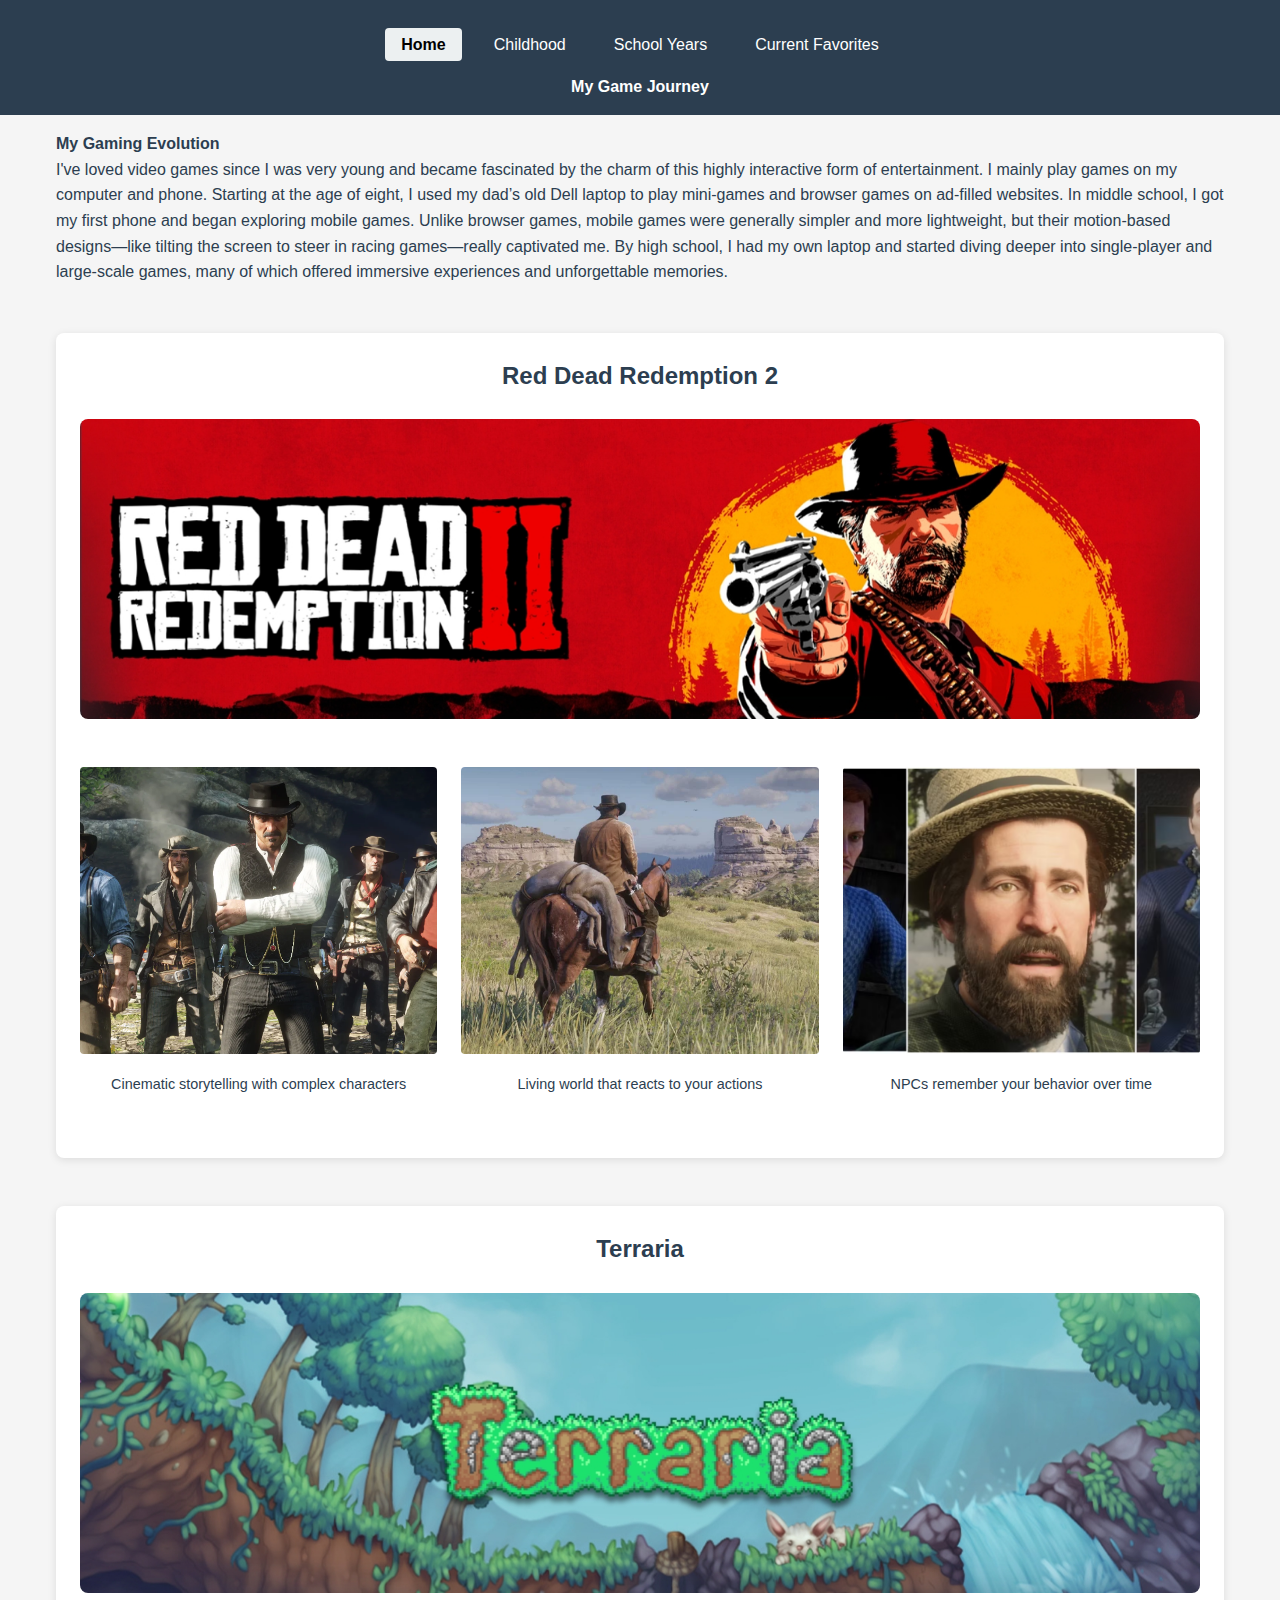
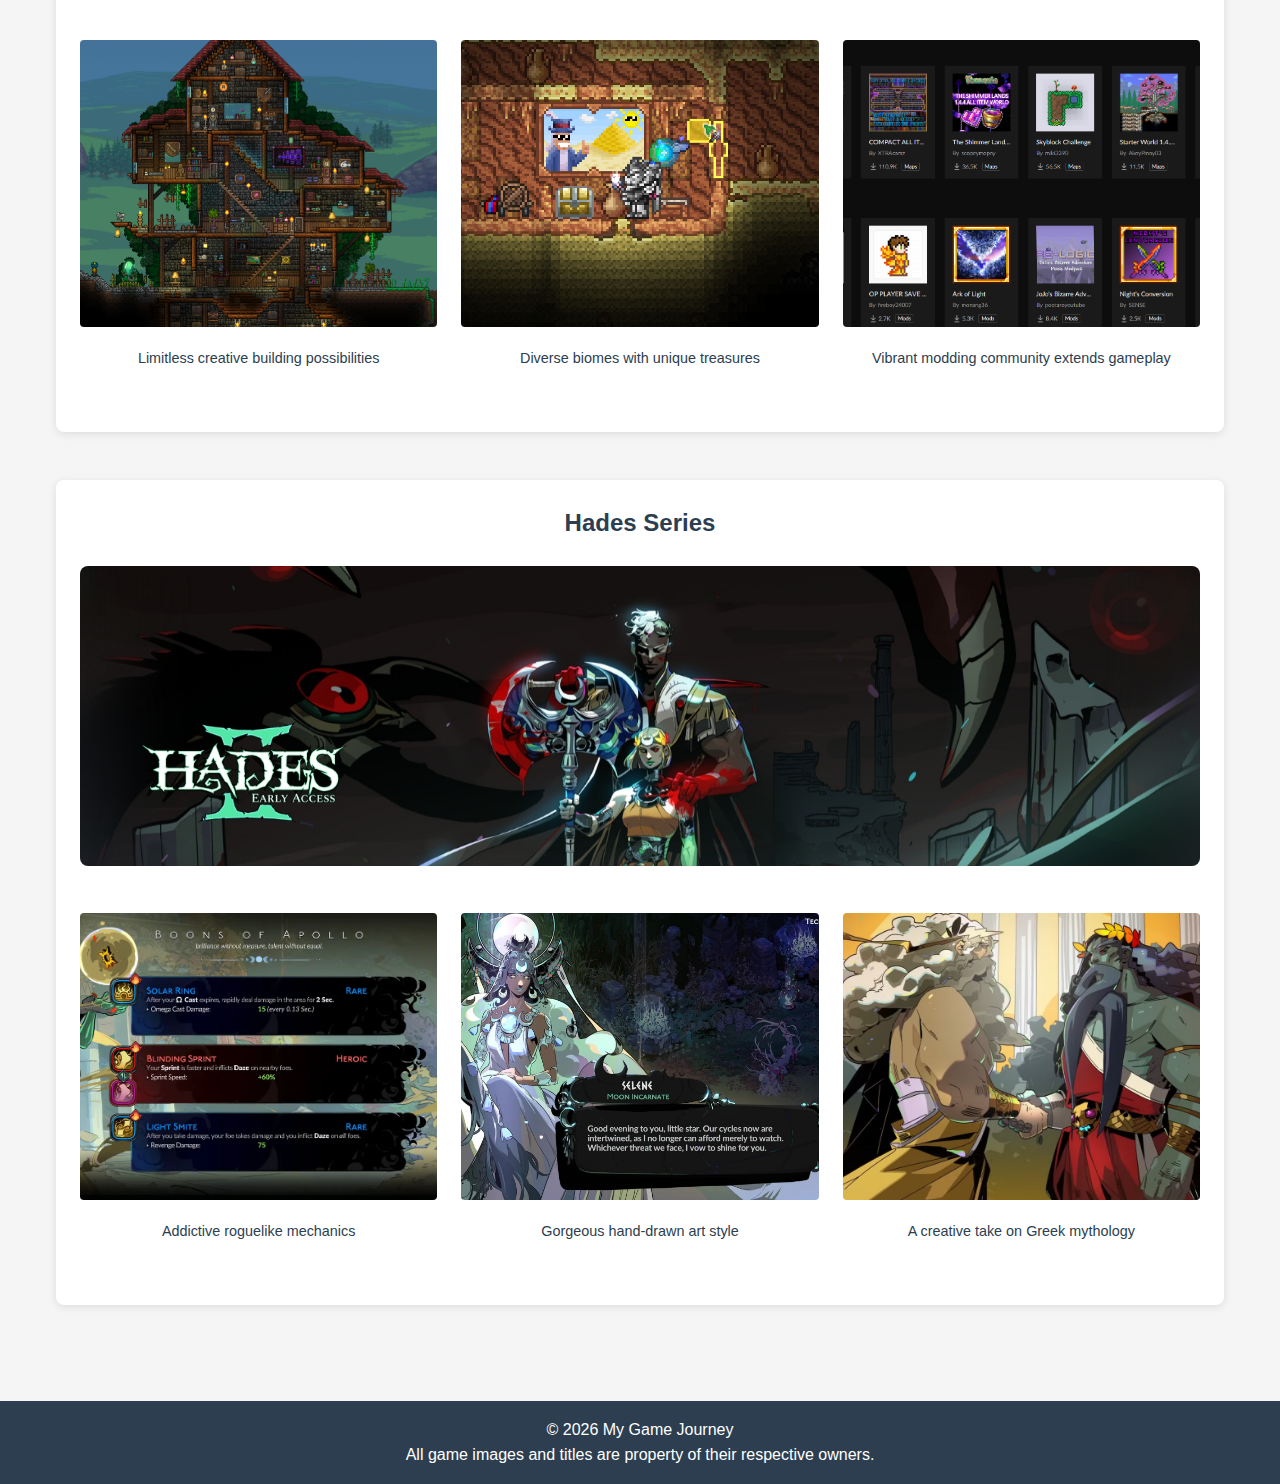
<file: index.html>
<!DOCTYPE html>
<html lang="en">
<head>
    <meta charset="UTF-8">
    <meta name="viewport" content="width=device-width, initial-scale=1.0">
    <title>My Game Journey</title>
    <link rel="stylesheet" type="text/css" href="css/html5reset.css">
    <link rel="stylesheet" href="css/style.css">
</head>
<body>
    <div class="skip"><a href="#content">Skip to Main Content</a></div>
    <header>
        <nav>
            <ul>
                <li><a href="index.html" class="active">Home</a></li>
                <li><a href="childhood.html">Childhood</a></li>
                <li><a href="school-years.html">School Years</a></li>
                <li><a href="current.html">Current Favorites</a></li>
            </ul>
        </nav>
        <h1>My Game Journey</h1>
    </header>

    <main id="content">
        <section class="intro">
            <h2>My Gaming Evolution</h2>
            <p>I've loved video games since I was very young and became fascinated by the charm of this highly interactive form of entertainment. I mainly play games on my computer and phone. Starting at the age of eight, I used my dad’s old Dell laptop to play mini-games and browser games on ad-filled websites. In middle school, I got my first phone and began exploring mobile games. Unlike browser games, mobile games were generally simpler and more lightweight, but their motion-based designs—like tilting the screen to steer in racing games—really captivated me. By high school, I had my own laptop and started diving deeper into single-player and large-scale games, many of which offered immersive experiences and unforgettable memories.</p>
        </section>
        
        <!-- Red Dead Redemption 2 -->
        <section class="feature-showcase">
            <h3>Red Dead Redemption 2</h3>
            
            <img src="images/rdr2-main.png" alt="Red Dead Redemption 2" class="lightbox-trigger main-feature-img">
            
            <div class="feature-grid">
                <div class="feature-item">
                    <img src="images/rdr2-story.webp" alt="RDR2 story moment" class="lightbox-trigger">
                    <p class="feature-point">Cinematic storytelling with complex characters</p>
                </div>
                <div class="feature-item">
                    <img src="images/rdr2-world.webp" alt="RDR2 open world" class="lightbox-trigger">
                    <p class="feature-point">Living world that reacts to your actions</p>
                </div>
                <div class="feature-item">
                    <img src="images/rdr2-npc.avif" alt="RDR2 NPC interactions" class="lightbox-trigger">
                    <p class="feature-point">NPCs remember your behavior over time</p>
                </div>
            </div>
        </section>
        
        <!-- Terraria -->
        <section class="feature-showcase">
            <h3>Terraria</h3>
            
            <img src="images/terraria-main.png" alt="Terraria" class="lightbox-trigger main-feature-img">
            
            <div class="feature-grid">
                <div class="feature-item">
                    <img src="images/terraria-building.png" alt="Terraria building" class="lightbox-trigger">
                    <p class="feature-point">Limitless creative building possibilities</p>
                </div>
                <div class="feature-item">
                    <img src="images/terraria-exploration.png" alt="Terraria exploration" class="lightbox-trigger">
                    <p class="feature-point">Diverse biomes with unique treasures</p>
                </div>
                <div class="feature-item">
                    <img src="images/terraria-mods.png" alt="Terraria mods" class="lightbox-trigger">
                    <p class="feature-point">Vibrant modding community extends gameplay</p>
                </div>
            </div>
        </section>
        
        <!-- Hades -->
        <section class="feature-showcase">
            <h3>Hades Series</h3>
            
            <img src="images/hades-main.png" alt="Hades" class="lightbox-trigger main-feature-img">
            
            <div class="feature-grid">
                <div class="feature-item">
                    <img src="images/hades-combat.webp" alt="Hades combat" class="lightbox-trigger">
                    <p class="feature-point">Addictive roguelike mechanics</p>
                </div>
                <div class="feature-item">
                    <img src="images/hades-art.webp" alt="Hades art style" class="lightbox-trigger">
                    <p class="feature-point">Gorgeous hand-drawn art style</p>
                </div>
                <div class="feature-item">
                    <img src="images/hades-story.avif" alt="Hades narrative" class="lightbox-trigger">
                    <p class="feature-point">A creative take on Greek mythology</p>
                </div>
            </div>
        </section>
    </main>

    <footer>
        <p>&copy; <span id="year"></span> My Game Journey</p>
        <p>All game images and titles are property of their respective owners.</p>
    </footer>

    <div class="lightbox" id="lightbox">
        <span class="close-btn">&times;</span>
        <img class="lightbox-content" alt="lightbox" id="lightbox-img">
        <div class="lightbox-caption" id="lightbox-caption"></div>
    </div>

    <script src="js/script.js"></script>
</body>
</html>
</file>
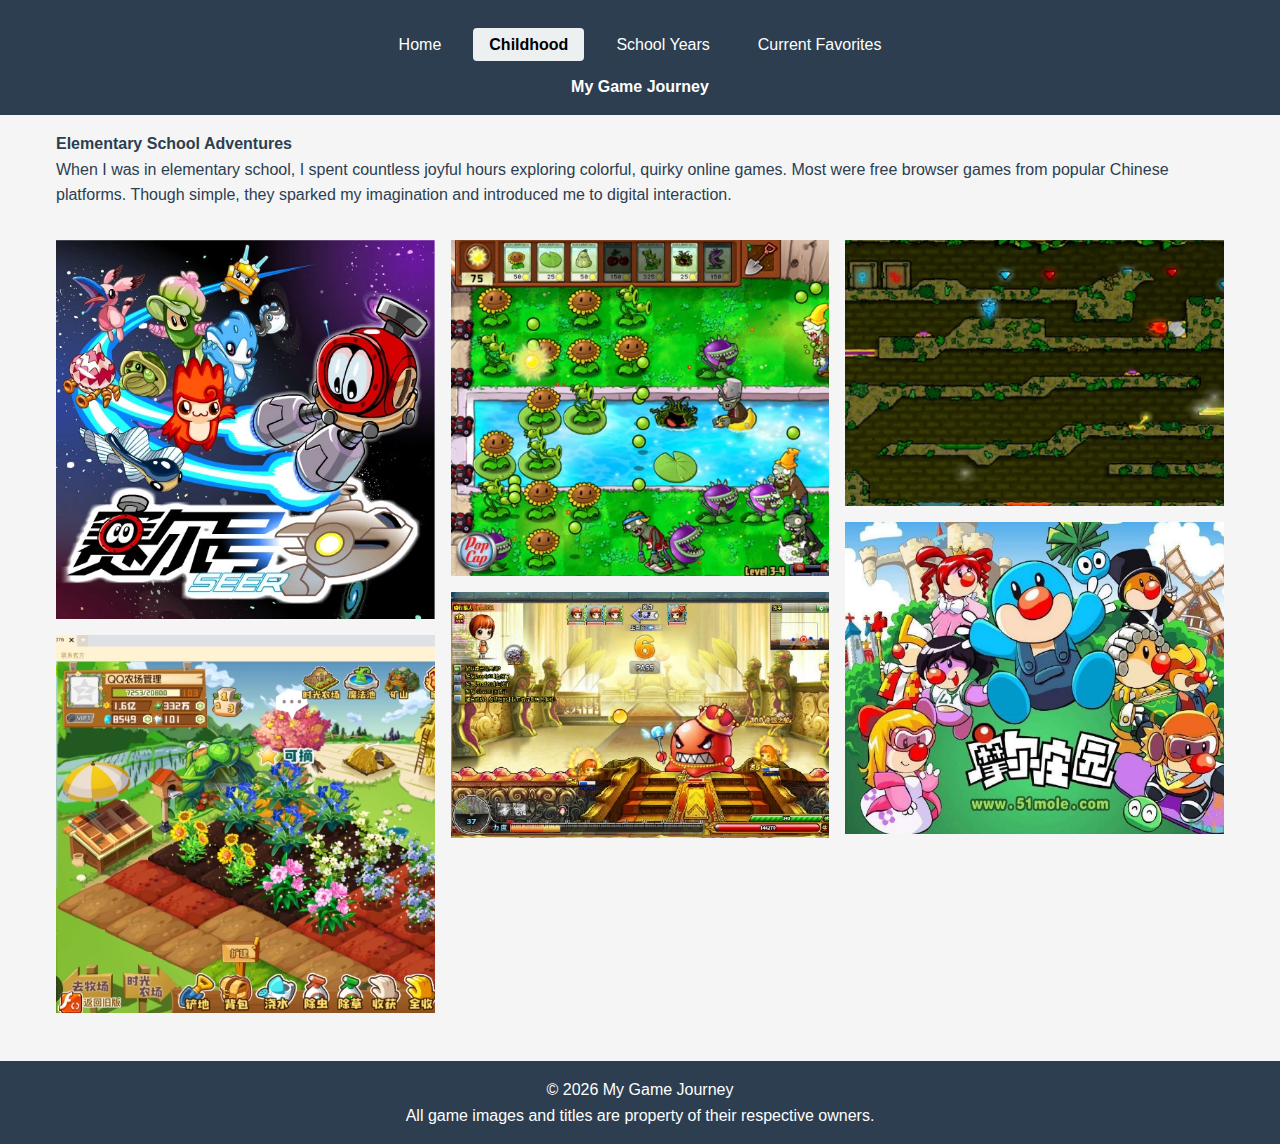
<file: childhood.html>
<!DOCTYPE html>
<html lang="en">

<head>
    <meta charset="UTF-8">
    <meta name="viewport" content="width=device-width, initial-scale=1.0">
    <title>My Game Journey</title>
    <link rel="stylesheet" type="text/css" href="css/html5reset.css">
    <link rel="stylesheet" href="css/style.css">
</head>

<body>
    <div class="skip"><a href="#content">Skip to Main Content</a></div>
    <header>
        <nav>
            <ul>
                <li><a href="index.html">Home</a></li>
                <li><a href="childhood.html" class="active">Childhood</a></li>
                <li><a href="school-years.html">School Years</a></li>
                <li><a href="current.html">Current Favorites</a></li>
            </ul>
        </nav>
        <h1>My Game Journey</h1>
    </header>

    <main id="content">
        <!-- Similar structure as homepage with this content -->
        <section class="intro">
            <h2>Elementary School Adventures</h2>
            <p>When I was in elementary school, I spent countless joyful hours exploring colorful, quirky online games.
                Most were free browser games from popular Chinese platforms. Though simple, they sparked my imagination
                and introduced me to digital interaction.</p>
        </section>

        <section class="masonry-grid">
            <img
              src="images/seer.webp"
              alt="赛尔号 (Seer)"
              class="lightbox-trigger"
              data-title="赛尔号 (Seer)"
              data-description="A sci-fi adventure where I captured and trained alien creatures for space missions."
            >
            <img
              src="images/qqfarm.png"
              alt="QQ Farm"
              class="lightbox-trigger"
              data-title="QQ Farm"
              data-description="Relaxing farming with crops to plant, harvest, and occasionally &quot;borrow&quot; from friends."
            >
            <img
              src="images/pvz.png"
              alt="Plants vs. Zombies"
              class="lightbox-trigger"
              data-title="Plants vs. Zombies"
              data-description="Legendary tower defense with plants protecting my house from zombie waves."
            >
            <img
              src="images/ddt.png"
              alt="弹弹堂 (DDTank)"
              class="lightbox-trigger"
              data-title="弹弹堂 (DDTank)"
              data-description="Turn-based shooting with cute characters, power-ups, and strategic angles."
            >
            <img
              src="images/fbwg.png"
              alt="Fireboy and Watergirl"
              class="lightbox-trigger"
              data-title="Fireboy and Watergirl"
              data-description="Cooperative puzzle-platformer teaching teamwork through elemental temples."
            >
            <img
            src="images/mole.png"
            alt="Mole's Manor"
            class="lightbox-trigger"
            data-title="Mole's Manor"
            data-description="Mole Manor is a massive multiplayer online game, where players can choose cartoon mole-avatars, decorate their virtual homes, adopt pets, and socialize with other players."
          >
        </section>
          
    </main>

    <footer>
        <p>&copy; <span id="year"></span> My Game Journey</p>
        <p>All game images and titles are property of their respective owners.</p>
    </footer>

    <div class="lightbox" id="lightbox">
      <span class="close-btn">&times;</span>
      <img class="lightbox-content" alt="lightbox" id="lightbox-img">
      <div class="lightbox-caption" id="lightbox-caption"></div>
  </div>

    <script src="js/script.js"></script>
</body>

</html>
</file>
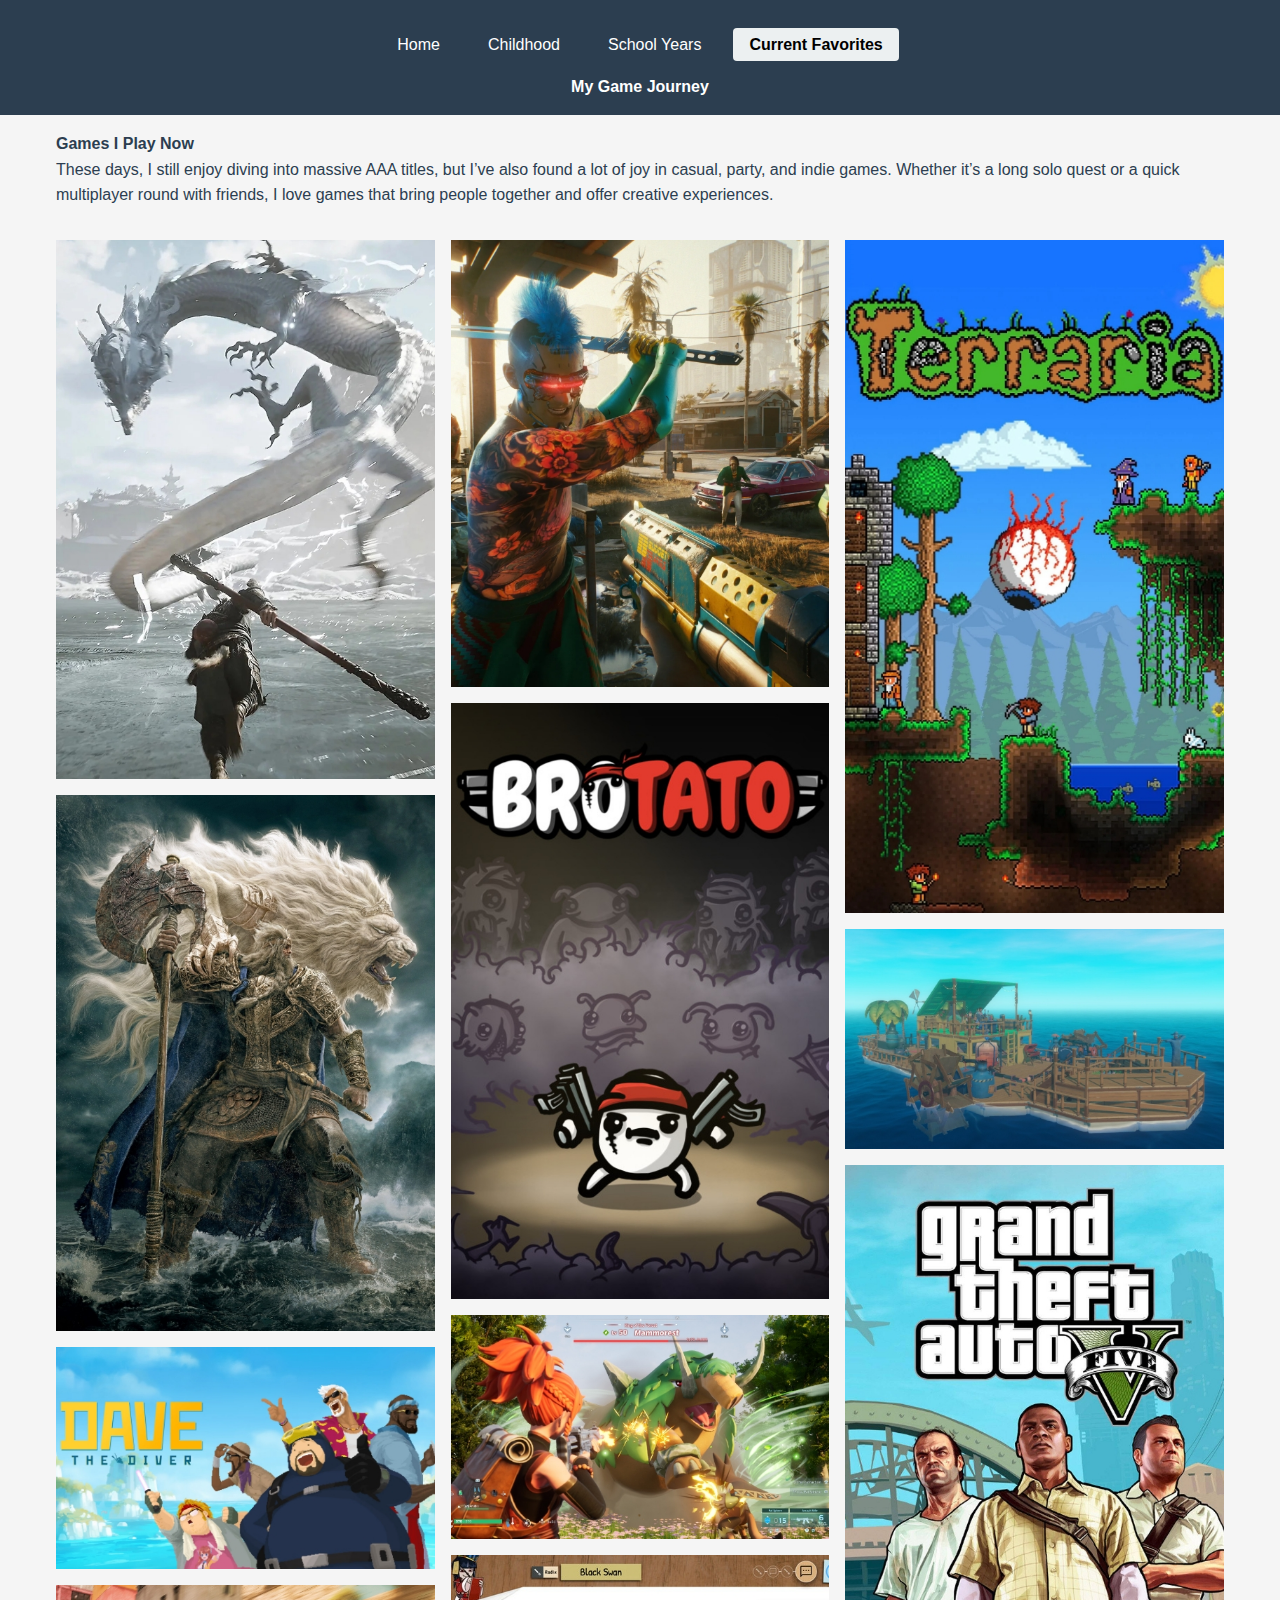
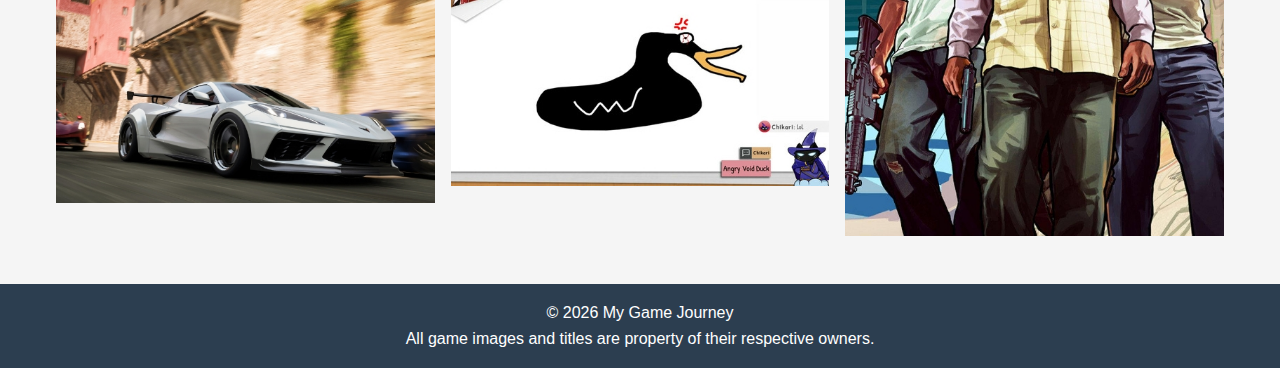
<file: current.html>
<!DOCTYPE html>
<html lang="en">

<head>
    <meta charset="UTF-8">
    <meta name="viewport" content="width=device-width, initial-scale=1.0">
    <title>My Game Journey</title>
    <link rel="stylesheet" type="text/css" href="css/html5reset.css">
    <link rel="stylesheet" href="css/style.css">
</head>

<body>
    <div class="skip"><a href="#content">Skip to Main Content</a></div>
    <header>
        <nav>
            <ul>
                <li><a href="index.html">Home</a></li>
                <li><a href="childhood.html">Childhood</a></li>
                <li><a href="school-years.html">School Years</a></li>
                <li><a href="current.html" class="active">Current Favorites</a></li>
            </ul>
        </nav>
        <h1>My Game Journey</h1>
    </header>


    <main id="content">
        <section class="intro">
            <h2>Games I Play Now</h2>
            <p>
                These days, I still enjoy diving into massive AAA titles, but I’ve also found a lot of joy in casual,
                party, and indie games. Whether it’s a long solo quest or a quick multiplayer round with friends, I love
                games that bring people together and offer creative experiences.
            </p>
        </section>

        <section class="masonry-grid">
            <img
            src="images/black-myth-wukong.png"
            alt="Black Myth: Wukong"
            class="lightbox-trigger"
            data-title="Black Myth: Wukong"
            data-description="An action game inspired by Chinese mythology and Journey to the West."
            >
            <img
              src="images/elden-ring.png"
              alt="Elden Ring"
              class="lightbox-trigger"
              data-title="Elden Ring"
              data-description="A brutal yet beautiful open‑world action RPG that rewards exploration and perseverance."
            >
            <img
            src="images/dave-the-diver.png"
            alt="Dave the Diver"
            class="lightbox-trigger"
            data-title="Dave the Diver"
            data-description="A relaxing diving adventure by day, and sushi bar simulator by night."
            >
            <img
            src="images/forza-horizon.png"
            alt="Forza Horizon 5"
            class="lightbox-trigger"
            data-title="Forza Horizon 5"
            data-description="Stunning open‑world driving across Mexico with realistic cars and arcade fun."
            >
            <img
              src="images/cyberpunk.png"
              alt="Cyberpunk 2077"
              class="lightbox-trigger"
              data-title="Cyberpunk 2077"
              data-description="A futuristic RPG set in Night City, filled with style, stories, and cyber‑enhancements."
            >
            <img
            src="images/brotato.png"
            alt="Brotato"
            class="lightbox-trigger"
            data-title="Brotato"
            data-description="A fast‑paced roguelike shooter starring a potato with way too many weapons."
            >
            <img
              src="images/palworld.png"
              alt="Palworld"
              class="lightbox-trigger"
              data-title="Palworld"
              data-description="A wild mix of creature‑collecting, survival, and open‑world exploration."
            >
            <img
              src="images/draw-and-guess.png"
              alt="Draw &amp; Guess"
              class="lightbox-trigger"
              data-title="Draw &amp; Guess"
              data-description="A hilarious party game where your drawing skills (or lack thereof) lead to big laughs."
            >
            <img
            src="images/terraria.png"
            alt="Terraria"
            class="lightbox-trigger"
            data-title="Terraria"
            data-description="A pixelated sandbox filled with crafting, building, and endless creativity."
            >
            <img
              src="images/raft.png"
              alt="Raft"
              class="lightbox-trigger"
              data-title="Raft"
              data-description="Survive the ocean with friends—build, scavenge, and watch out for sharks."
            >
            <img
              src="images/gtav.png"
              alt="GTA V"
              class="lightbox-trigger"
              data-title="GTA V"
              data-description="A modern classic—chaotic, cinematic, and always full of surprises."
            >
        </section>
    </main>

    <footer>
        <p>&copy; <span id="year"></span> My Game Journey</p>
        <p>All game images and titles are property of their respective owners.</p>
    </footer>

    <div class="lightbox" id="lightbox">
      <span class="close-btn">&times;</span>
      <img class="lightbox-content" alt="lightbox" id="lightbox-img">
      <div class="lightbox-caption" id="lightbox-caption"></div>
  </div>

    <script src="js/script.js"></script>
</body>

</html>
</file>
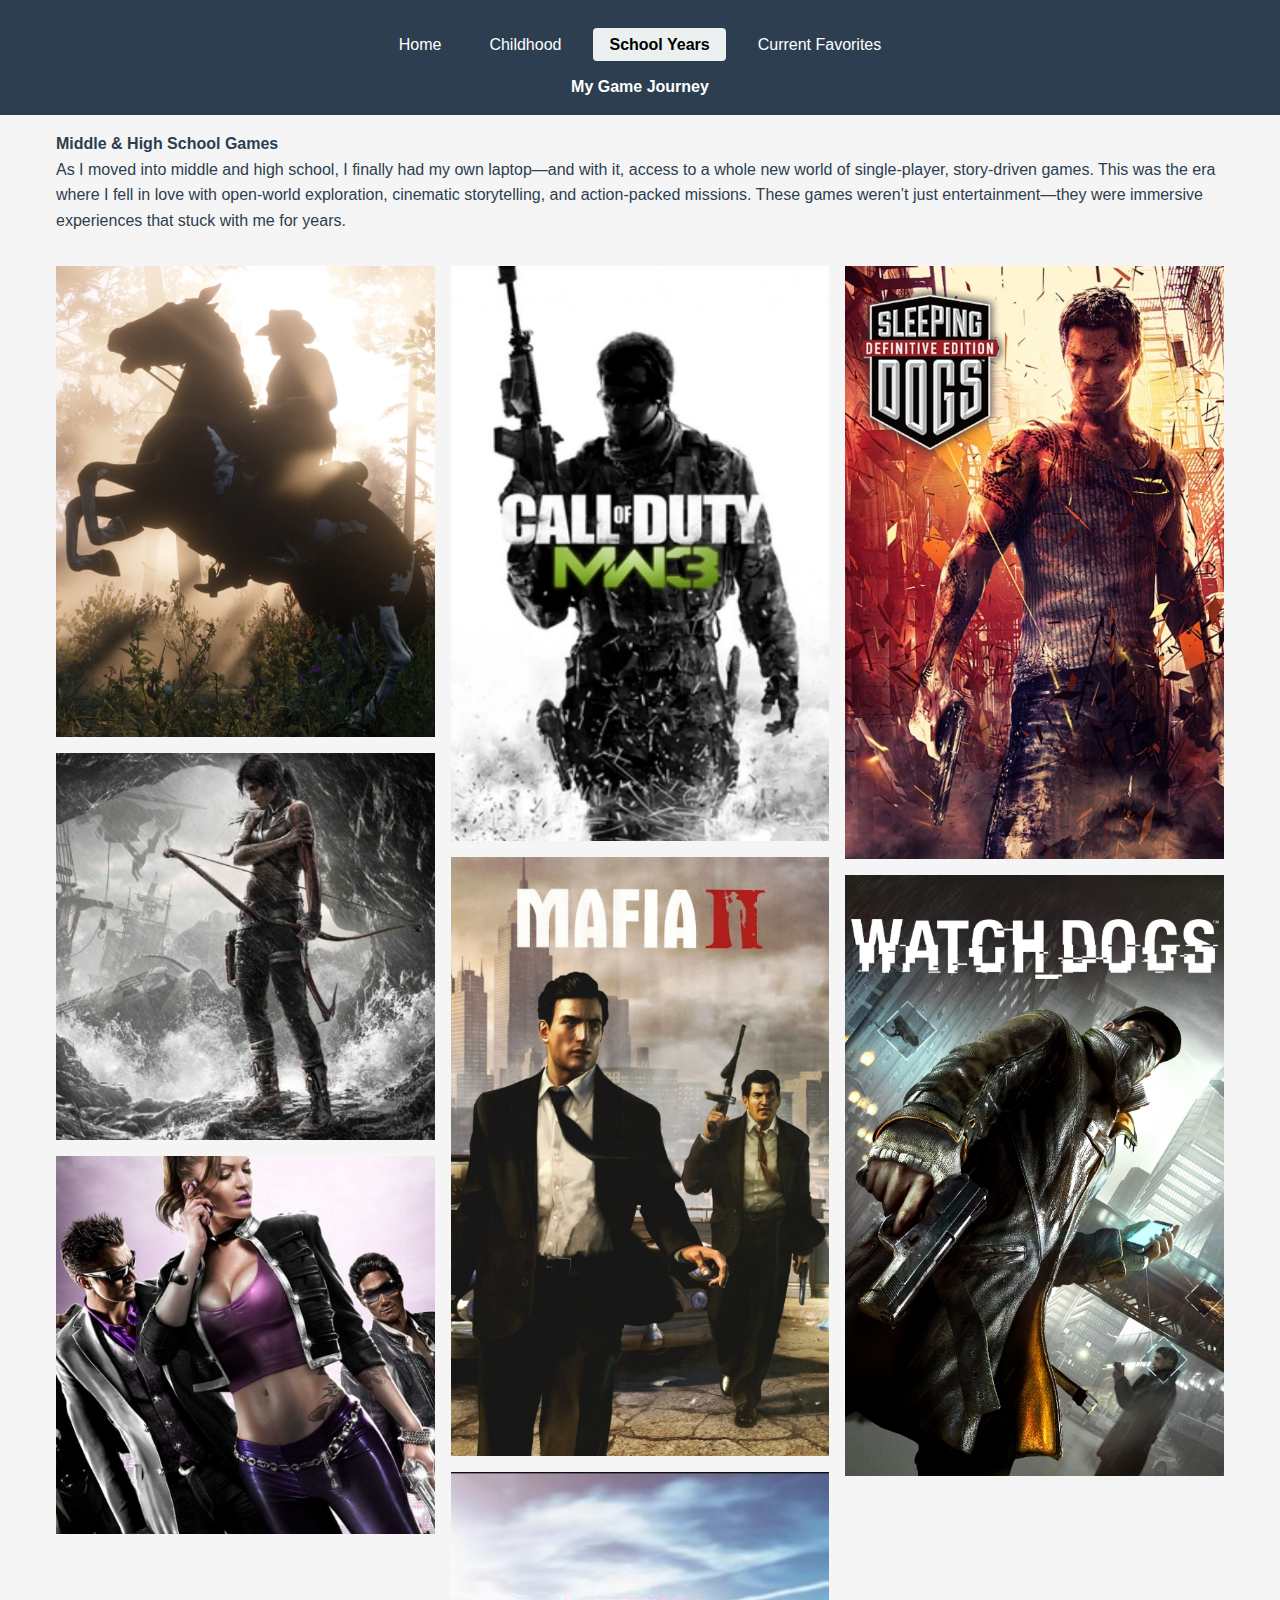
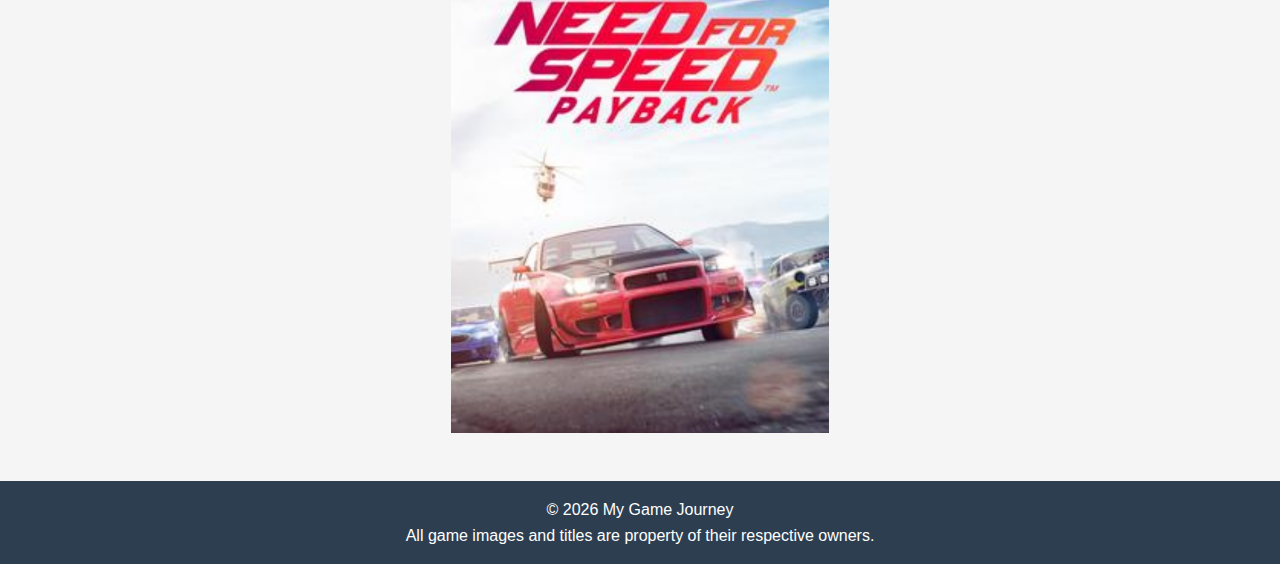
<file: school-years.html>
<!DOCTYPE html>
<html lang="en">

<head>
    <meta charset="UTF-8">
    <meta name="viewport" content="width=device-width, initial-scale=1.0">
    <title>My Game Journey</title>
    <link rel="stylesheet" type="text/css" href="css/html5reset.css">
    <link rel="stylesheet" href="css/style.css">
</head>

<body>
    <div class="skip"><a href="#content">Skip to Main Content</a></div>
    <header>
        <nav>
            <ul>
                <li><a href="index.html">Home</a></li>
                <li><a href="childhood.html">Childhood</a></li>
                <li><a href="school-years.html" class="active">School Years</a></li>
                <li><a href="current.html">Current Favorites</a></li>
            </ul>
        </nav>
        <h1>My Game Journey</h1>
    </header>


    <main id="content">
        <section class="intro">
            <h2>Middle & High School Games</h2>
            <p>As I moved into middle and high school, I finally had my own laptop—and with it, access to a whole new
                world of single-player, story-driven games. This was the era where I fell in love with open-world
                exploration, cinematic storytelling, and action-packed missions. These games weren’t just
                entertainment—they were immersive experiences that stuck with me for years.</p>
        </section>

        <section class="masonry-grid">
            <img 
            src="images/rdr.png" 
            alt="Red Dead Redemption 2" 
            class="lightbox-trigger"
            data-title="Red Dead Redemption 2"
            data-description="An epic Western adventure with breathtaking visuals and a powerful story of loyalty and loss."
            >
            <img 
            src="images/tomb-raider.png" 
            alt="Tomb Raider series" 
            class="lightbox-trigger"
            data-title="Tomb Raider series"
            data-description="Follow Lara Croft through ancient tombs, deadly puzzles, and high‑stakes survival."
            >
            <img 
            src="images/saints-row.png" 
            alt="Saints Row series" 
            class="lightbox-trigger"
            data-title="Saints Row series"
            data-description="Chaotic, over‑the‑top open‑world fun with a rebellious twist."
            >
            <img 
            src="images/cod.png" 
            alt="Call of Duty series" 
            class="lightbox-trigger"
            data-title="Call of Duty series"
            data-description="Fast‑paced shooting, iconic campaigns, and intense multiplayer matches."
            >
            <img 
            src="images/mafia.png" 
            alt="Mafia series" 
            class="lightbox-trigger"
            data-title="Mafia series"
            data-description="Step into the world of organized crime with rich narratives and atmospheric cityscapes."
            >
            <img 
            src="images/nfs.png" 
            alt="Need for Speed series" 
            class="lightbox-trigger"
            data-title="Need for Speed series"
            data-description="High‑speed races, slick cars, and the thrill of escaping the cops."
            >
            <img 
            src="images/sleepingdogs.png" 
            alt="Sleeping Dogs" 
            class="lightbox-trigger"
            data-title="Sleeping Dogs"
            data-description="A Hong Kong‑set undercover cop game blending martial arts, gunplay, and a gripping storyline."
            >
            <img 
            src="images/watch-dogs.png" 
            alt="Watch Dogs series" 
            class="lightbox-trigger"
            data-title="Watch Dogs series"
            data-description="Hack the city, control the system—open‑world gameplay with a tech twist."
            >
        </section>
    </main>

    <footer>
        <p>&copy; <span id="year"></span> My Game Journey</p>
        <p>All game images and titles are property of their respective owners.</p>
    </footer>

    <div class="lightbox" id="lightbox">
        <span class="close-btn">&times;</span>
        <img class="lightbox-content" alt="lightbox" id="lightbox-img">
        <div class="lightbox-caption" id="lightbox-caption"></div>
    </div>

    <script src="js/script.js"></script>
</body>

</html>
</file>
<file: css/style.css>
:root {
    --primary-color: #2c3e50;
    --secondary-color: #3498db;
    --light-color: #ecf0f1;
    --dark-color: #2c3e50;
}

* {
    box-sizing: border-box;
    margin: 0;
    padding: 0;
}

body {
    font-family: 'Segoe UI', Tahoma, Geneva, Verdana, sans-serif;
    line-height: 1.6;
    color: var(--dark-color);
    background-color: #f5f5f5;
}

.skip a{
    position: absolute;
    top: -40px;
    background-color: #ffffff;
}

.skip a:focus {
    top: 20px;
}

header {
    background-color: var(--primary-color);
    color: white;
    padding: 1rem;
    text-align: center;
}

nav ul {
    display: flex;
    flex-direction: column;
    align-items: center;
    list-style: none;
    padding: 1rem 0;
}

nav a {
    color: white;
    text-decoration: none;
    padding: 0.5rem 1rem;
    margin: 0.5rem 0;
    border-radius: 4px;
    transition: background-color 0.3s;
}

nav a:hover {
    background-color: var(--secondary-color);
}

nav a.active {
    background-color: var(--light-color);
    color: black;
    font-weight: bold;
}

main {
    padding: 1rem;
    max-width: 1200px;
    margin: 0 auto;
}

/* Game Showcase Sections */
.feature-showcase {
    margin: 3rem 0;
    padding: 1.5rem;
    background: white;
    border-radius: 8px;
    box-shadow: 0 2px 8px rgba(0,0,0,0.1);
}

.feature-showcase h3 {
    text-align: center;
    margin-bottom: 1.5rem;
    color: var(--primary-color);
    font-size: 1.5rem;
}

.main-feature-img {
    width: 100%;
    height: 300px;
    object-fit: cover;
    border-radius: 8px;
    margin-bottom: 1rem;
    cursor: pointer;
    transition: transform 0.3s;
}

.main-feature-img:hover {
    transform: scale(1.01);
}

.feature-grid {
    display: grid;
    grid-template-columns: repeat(3, 1fr);
    gap: 1.5rem;
    margin: 1.5rem 0;
}

.feature-item {
    text-align: center;
}

.feature-item img {
    width: 100%;
    height: 287px;
    object-fit: cover;
    border-radius: 4px;
    cursor: pointer;
    transition: transform 0.3s;
}

.feature-item img:hover {
    transform: scale(1.05);
}

.feature-point {
    font-size: 0.9rem;
    margin-top: 0.8rem;
    line-height: 1.4;
    min-height: 2.5em;
}

/* Game Grid */
.game-grid {
    display: grid;
    grid-template-columns: 1fr;
    gap: 1.5rem;
    margin-top: 1rem;
}

.game-card img {
    width: 100%;
    border-radius: 8px;
    cursor: pointer;
    transition: transform 0.3s;
}

.game-card img:hover {
    transform: scale(1.03);
}

.game-info {
    margin-top: 0.5rem;
}

/* Lightbox */
.lightbox {
    display: none;
    position: fixed;
    z-index: 1000;
    left: 0;
    top: 0;
    width: 100%;
    height: 100%;
    background-color: rgba(0, 0, 0, 0.8);
    overflow: auto;
    transition: opacity 0.3s ease;
}

.lightbox-content {
    display: block;
    margin: 60px auto;
    max-width: 90%;
    max-height: 80%;
    /* border: 3px solid white; */
}

.lightbox-caption {
    color: white;
    text-align: center;
    padding: 10px 0;
    max-width: 90%;
    margin: 0 auto;
}

.close-btn {
    position: absolute;
    top: 20px;
    right: 30px;
    color: white;
    font-size: 35px;
    font-weight: bold;
    cursor: pointer;
}

/* Footer */
footer {
    background-color: var(--dark-color);
    color: white;
    text-align: center;
    padding: 1rem;
    margin-top: 2rem;
}

/* Responsive Breakpoints */
@media (min-width: 768px) {
    nav ul {
        flex-direction: row;
        justify-content: center;
    }

    nav a {
        margin: 0 0.5rem;
    }

    .feature-grid {
        grid-template-columns: repeat(3, 1fr);
    }

    .game-grid {
        grid-template-columns: repeat(auto-fit, minmax(250px, 1fr));
    }
}

@media (max-width: 768px) {
    .main-feature-img {
        height: 200px;
    }

    .feature-grid {
        grid-template-columns: 1fr;
    }

    .feature-img {
        height: 150px;
    }

    .game-card img {
        height: auto;
    }
}

.masonry-grid {
    column-width: 340px;
    column-gap: 1rem;
}

.masonry-grid img {
    width: 100%;
    display: block;
    margin-bottom: 1rem;
    cursor: pointer;
    transition: transform 0.2s;
}

.masonry-grid img:hover {
    transform: scale(1.02);
}

.masonry-grid img {
    break-inside: avoid;
    page-break-inside: avoid;
    -webkit-column-break-inside: avoid;
}

.intro + .masonry-grid {
    margin-top: 2rem;
}
</file>
